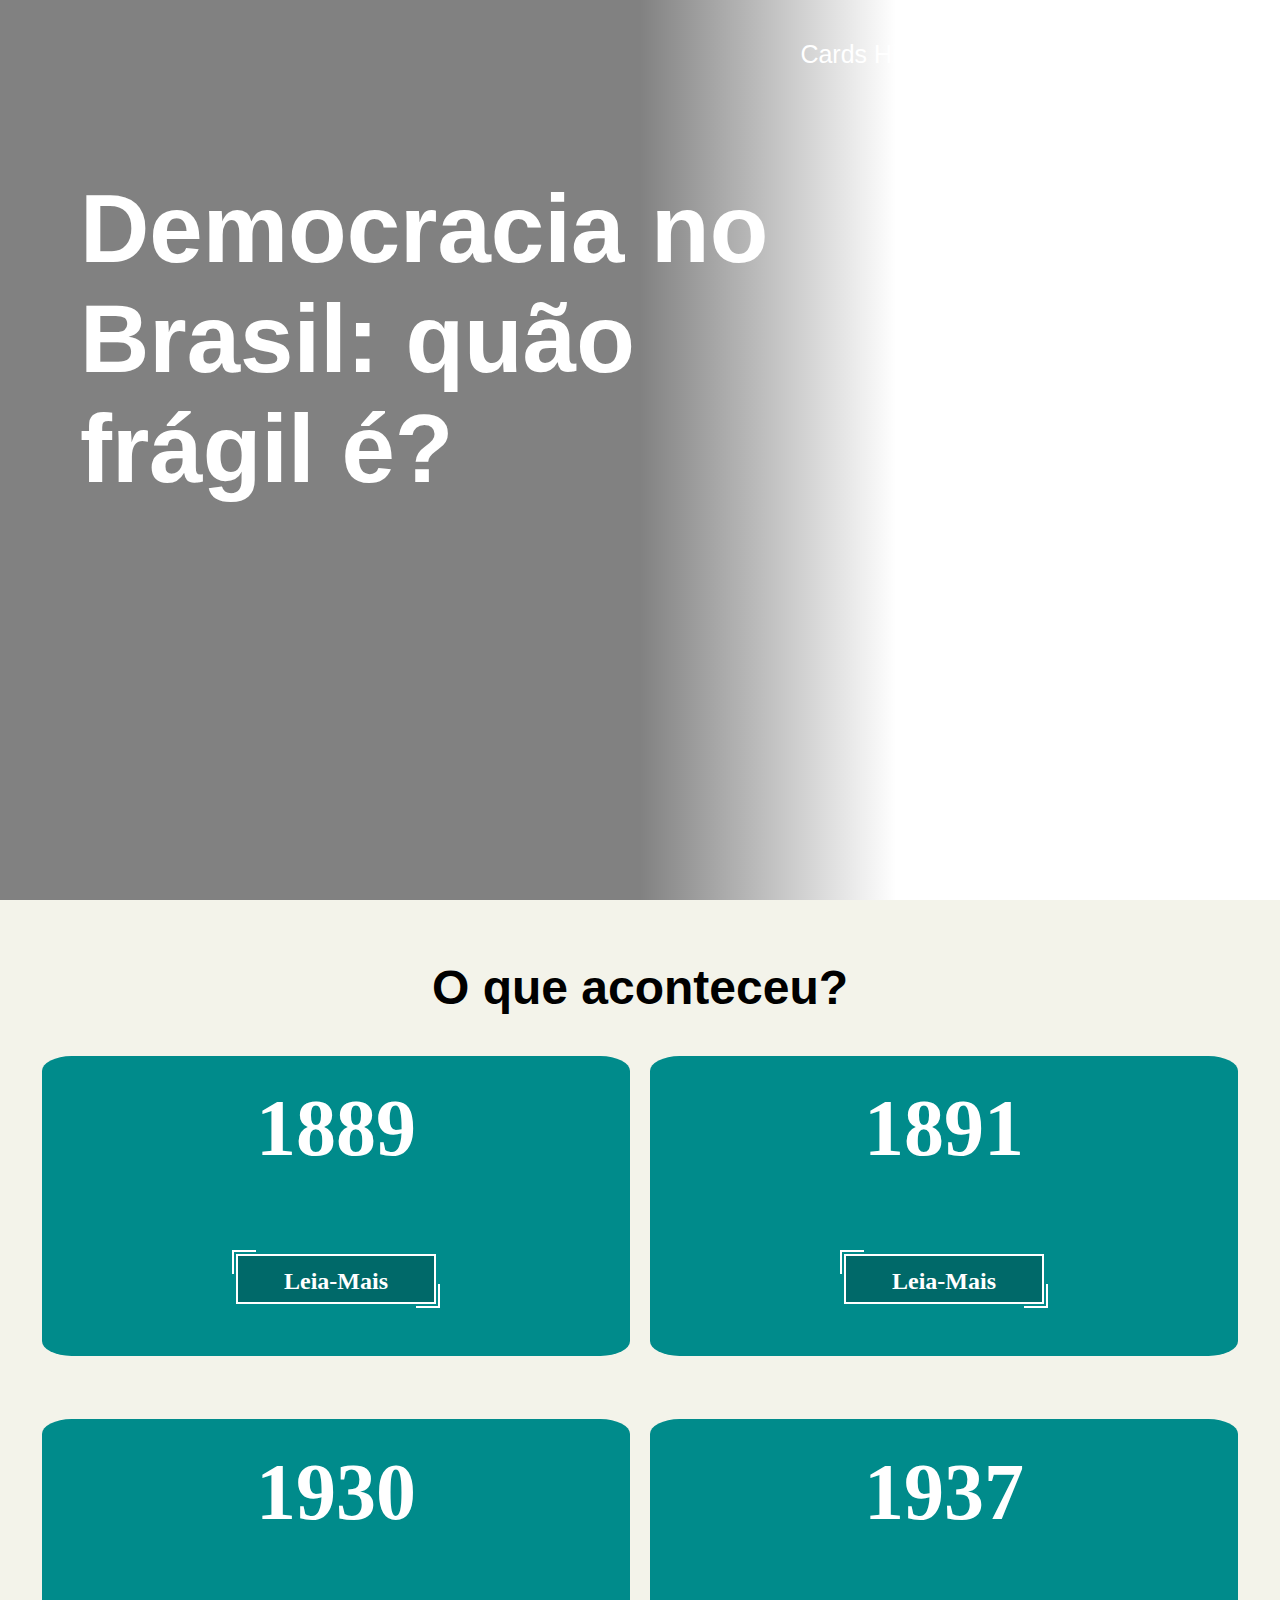
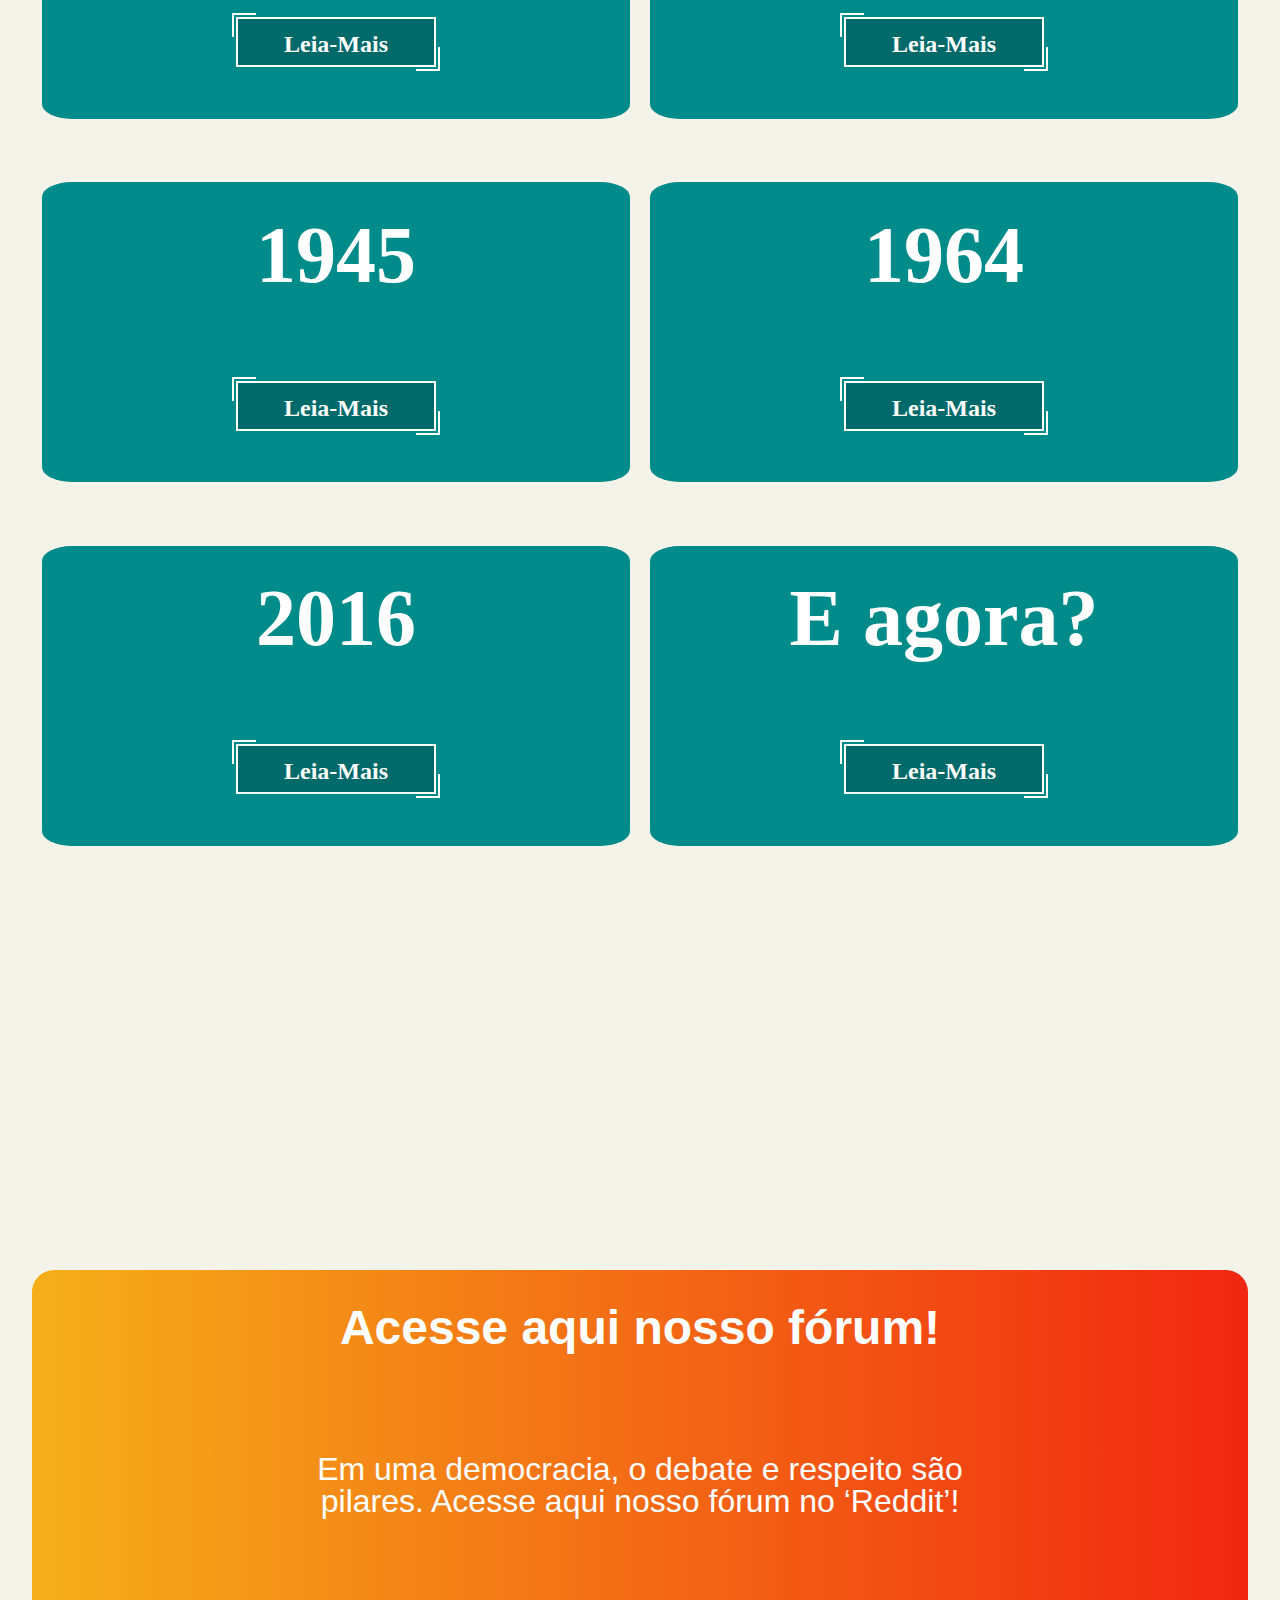
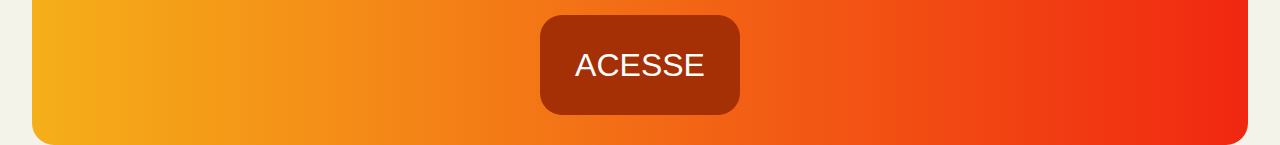
<file: index.html>
<!DOCTYPE html>
<html lang="pt-br">
<head>
  <!--
    EAE espertinho ta querendo ver o codigo do site né?.... vai lá 
  -->
  <!-- Google Tag Manager -->
<script>(function(w,d,s,l,i){w[l]=w[l]||[];w[l].push({'gtm.start':
  new Date().getTime(),event:'gtm.js'});var f=d.getElementsByTagName(s)[0],
  j=d.createElement(s),dl=l!='dataLayer'?'&l='+l:'';j.async=true;j.src=
  'https://www.googletagmanager.com/gtm.js?id='+i+dl;f.parentNode.insertBefore(j,f);
  })(window,document,'script','dataLayer','GTM-PBC22Z3');</script>
  <!-- End Google Tag Manager -->
  <!-- Global site tag (gtag.js) - Google Analytics -->
<script async src="https://www.googletagmanager.com/gtag/js?id=G-YS8NHYG1FN"></script>
<script>
  window.dataLayer = window.dataLayer || [];
  function gtag(){dataLayer.push(arguments);}
  gtag('js', new Date());

  gtag('config', 'G-YS8NHYG1FN');
</script>
  <meta name="description" content="Site com cards sobre a democracia brasileira">
  <meta name="keywords" content="Democracia, brasil, historia, Brasil, democracia">
  <meta charset="UTF-8">
  <meta http-equiv="X-UA-Compatible" content="IE=edge">
  <meta name="viewport" content="width=device-width, initial-scale=1.0">
  <title>Democracia Brasileira</title>
  <link rel="stylesheet" href="style.css">
  <link rel="shortcut icon" href="lei.png" type="image/x-icon">
</head>
<body>
  <!-- Google Tag Manager (noscript) -->
<noscript><iframe src="https://www.googletagmanager.com/ns.html?id=GTM-PBC22Z3"
  height="0" width="0" style="display:none;visibility:hidden"></iframe></noscript>
  <!-- End Google Tag Manager (noscript) -->
<div class="section" id='intro'>
  <nav>
    <ul>
      <li><a href="#card">Cards Historicos</a></li>
      <li><a href="#forum">Forum</a></li>
    </ul>
  </nav>
  <div class="main-title">
    <h1>Democracia no Brasil: quão frágil é?</h1>
  </div>
</div>
<div class="section" id="card">
  <h1 class="title">O que aconteceu?</h1>
  <div class="container">
    <div class="card" id="2">
      <h2>1889</h2>
      <p class="hidden-text" id="text2">
        Nem mesmo nossa república foi declarada, em maioria, por republicanos de fato. Donos de terras e cafeeiros dependentes da mão de obra escravagista se revoltam após a abolição de 1888 – um ano antes, note; e portanto, estariam dispostos a tirar a monarquia da família Bragança. O povo não foi sequer questionado, mas de contraponto, não reagiu. Sequer um tiro foi disparado, e o exilio da família real não foi violento.
      </p>
      <button id="btn2" onclick="aumentar(2)">Leia-Mais</button>
    </div>
    <div class="card" id="3">
      <h2>1891</h2>
      <p class="hidden-text" id="text3">
        Marechal Deodoro da Fonseca, então presidente declarado do Brasil república, fecha o congresso e declara Estado de Sítio. Isso, ocasionado pela crise econômica – o chamado encilhamento, que apenas reafirmou seu autoritarismo. Seu poder passa a ser visto como moderador. Floriano Peixoto, então vice-presidente, articula um contragolpe, e Deodoro da Fonseca renuncia o cargo no final de novembro do mesmo ano.
      </p>
      <button id="btn3" onclick="aumentar(3)">Leia-Mais</button>
    </div>
    <div class="card" id="4">
      <h2>1930</h2>
      <p class="hidden-text" id="text4">
        A Revolução de 1930 foi o movimento armado, liderado pelos estados de Minas Gerais, Paraíba e Rio Grande do Sul, que culminou com o golpe de Estado conhecido como Golpe de 1930, que depôs o presidente da República Washington Luís em 24 de outubro de 1930, impediu a posse do presidente eleito Júlio Prestes e pôs fim à República Velha.
      </p>
      <button  id="btn4" onclick="aumentar(4)">Leia-Mais</button>
    </div>
    <div class="card" id="5">
      <h2>1937</h2>
      <p class="hidden-text" id="text5">
        Nesse ano, Vargas dissolve o congresso e, para garantir sua permanência por mais um mandato, instituiu, então, o Estado Novo, anunciado em um pronunciamento em rede de rádio no qual lançou um Manifesto à nação, no qual dizia que o Estado Novo tinha como objetivo "reajustar o organismo político às necessidades econômicas do país". 
      </p>
      <button id="btn5" onclick="aumentar(5)">Leia-Mais</button>
    </div>
    <div class="card" id="6">
      <h2>1945</h2>
      <p class="hidden-text" id="text6">
        Vargas é deposto por um novo golpe das forças armadas organizado por Góis Monteiro, substituinte de Gaspar Dutra nas forças armadas. Com a derrota do nazifascismo na 2ª Guerra Mundial, sua imagem se encontra em desgaste, mesmo com crescente apoio. Em outubro de 1945, para evitar derramamento de sangue, é forçado a assinar a renúncia.
      </p>
      <button  id="btn6" onclick="aumentar(6)">Leia-Mais</button>
    </div>
    <div class="card" id="7">
      <h2>1964</h2>
      <p class="hidden-text" id="text7">
        A presidência foi declarada vaga pelo Congresso, mesmo com o presidente Jango dentro do país e contra tal ato. A pressão do acontecido foi totalmente militar e de influência da guerra fria,por parte norte-americana, em março de 64. Em 1º de abril, com um governo “provisório” que duraria mais de 20 anos, o congresso declara Castelo Branco como Chefe do Estado-Maior do Exército, presidente da nação. Aqui, se inicia a ditadura militar de 64, que perseguiu e censurou estudantes, opositores e libertários.
      </p>
      <button id="btn7" onclick="aumentar(7)">Leia-Mais</button>
    </div>
    <div class="card" id="8">
      <h2>2016</h2>
      <p class="hidden-text" id="text8">
        Eleita democraticamente em 2010, e reeleita em 2014, a ex-presidente Dilma Rousseff recebeu supostas acusações de pedaladas fiscais da Lava-Jato – operação da polícia federal sob a corrupção no país – mas que posteriormente seriam desmentidas. Nesse meio tempo, o pedido de impeachment é aceito pelo presidente da câmara dos deputados Eduardo Cunha, e em 2016, é deposta em meio as ilegalidades, afinal, comprovado que nenhum crime tenha sido cometido, o impeachment perde seu valor. 
      </p>
      <button id="btn8" onclick="aumentar(8)">Leia-Mais</button>
    </div>
    <div class="card" id="9">
      <h2>E agora?</h2>
      <p class="hidden-text" id="text9">
        E aqui, ficamos à mercê do destino e boa compreensão histórica, para que não se repita. Com as atuais declarações, torna-se notória o quão frágil, nova e ingênua a democracia brasileira é, e como sua construção ainda está em processo.
      </p>
      <button id="btn9" onclick="aumentar(9)">Leia-Mais</button>
    </div>
  </div>
</div>
<div class="section" id="forum">
      <div class="container-forum">
          <h1>Acesse aqui nosso fórum!</h1>
          <p>Em uma democracia, o debate e respeito são pilares. Acesse aqui nosso fórum no ‘Reddit’!</p>
          <div class="button-forum"><a href="https://www.reddit.com/r/DemocraciaBrasileira/" target="_blank">ACESSE</a></div>
      </div>
  </div>
</div>
<script>
  let widthOriginal = document.getElementById('2').offsetWidth;
  let heightOriginal = document.getElementById('2').offsetHeight;
  widthOriginal = widthOriginal + ''
  widthOriginal = widthOriginal + 'px';
  heightOriginal = heightOriginal + ''
  heightOriginal= heightOriginal + 'px';
function aumentar(id){
    console.log(widthOriginal, heightOriginal)
    console.log(typeof(widthOriginal))
    id = id + '';
    btn = 'btn'+ id;
    text = 'text' + id 
    text = text + ''
    text = document.getElementById(text)
    btn = document.getElementById(btn)
    item = document.getElementById(id);
    btn.innerHTML ='Recolher';
    if(item.style.height == '600px'){
    text.style.display = 'none'
    document.location.reload(true);
    }else{
    document.getElementById('forum').style.marginTop = "400px";
    text.style.display = 'block'
    item.style.width= '900px';
    item.style.height ='600px';
    }
  }
</script>
</body>
</html>
</file>
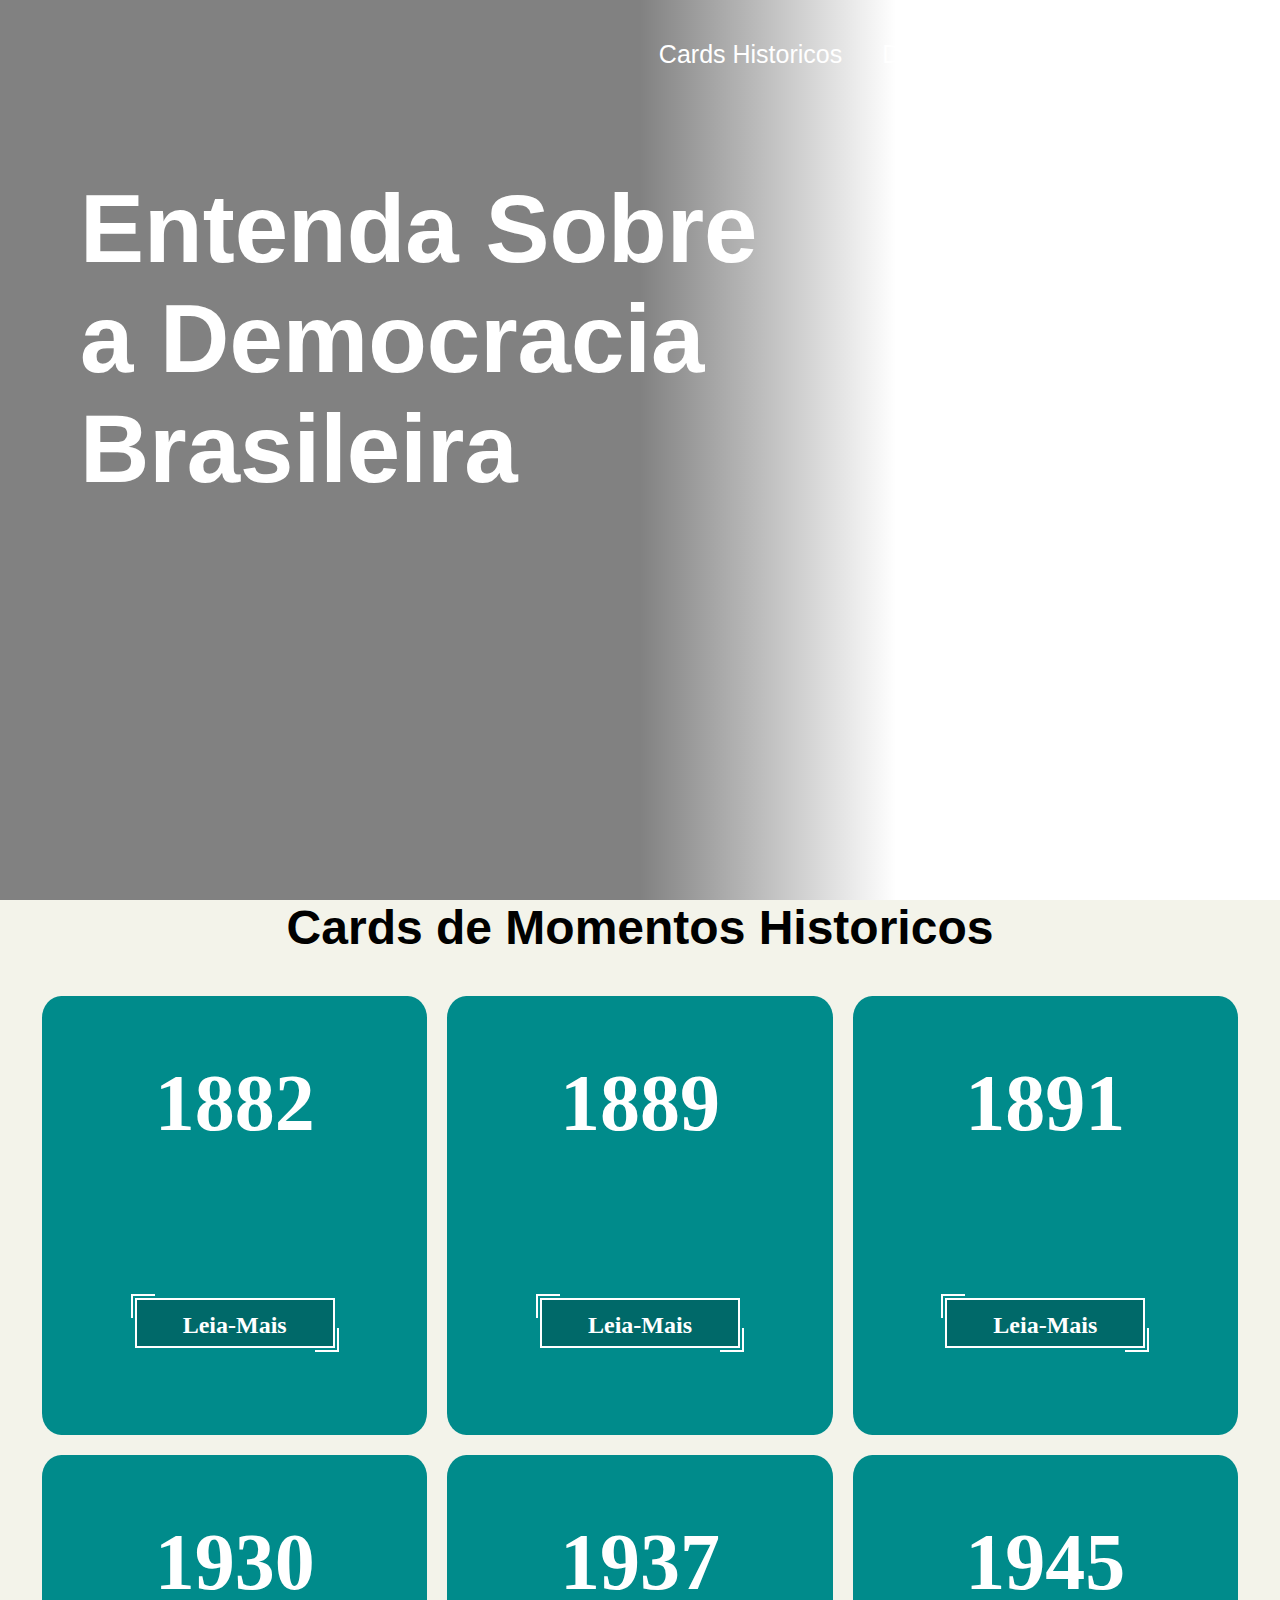
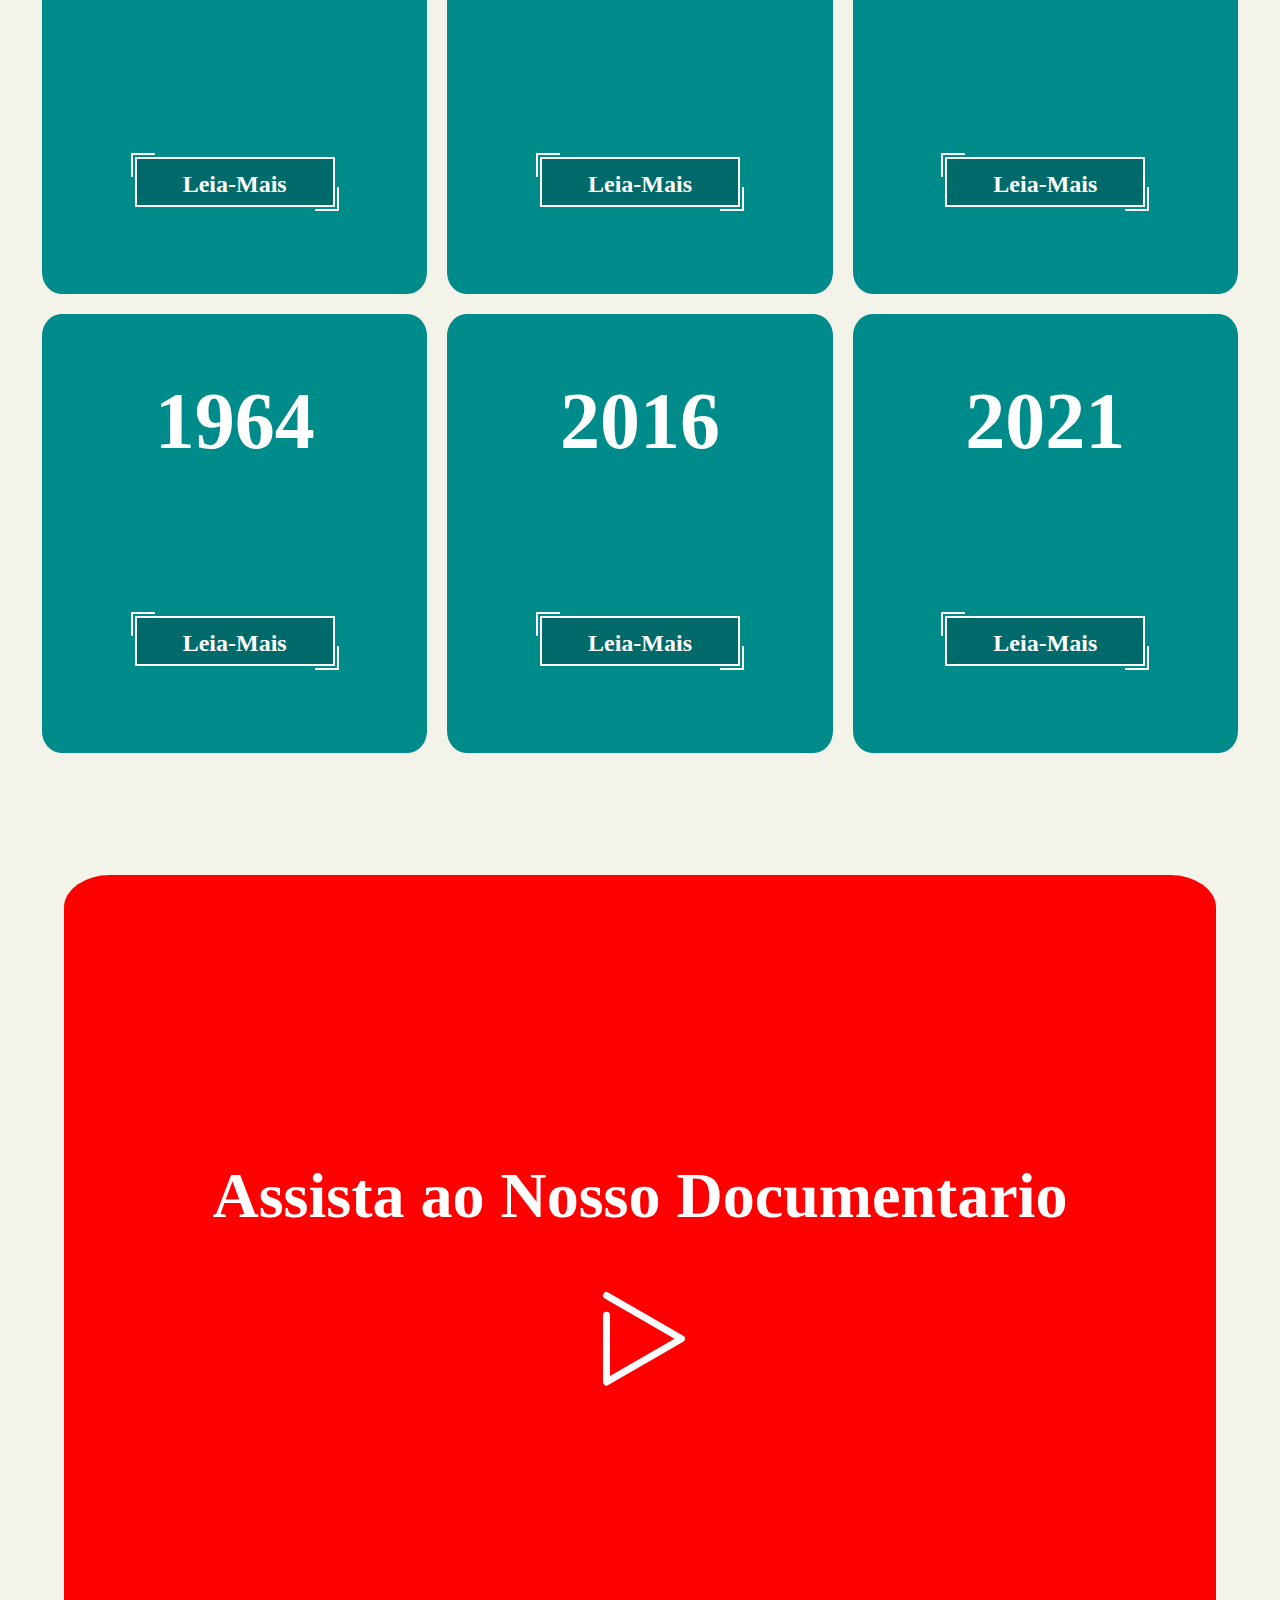
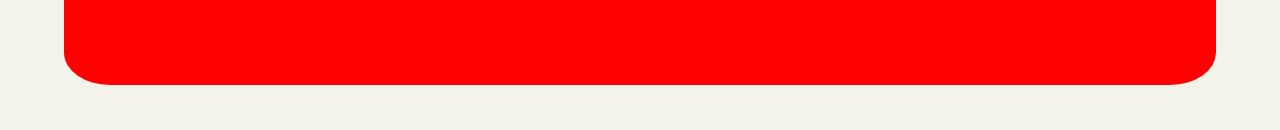
<file: New-democracia/index.html>
<!DOCTYPE html>
<html lang="en">

<head>
  <meta charset="UTF-8">
  <meta http-equiv="X-UA-Compatible" content="IE=edge">
  <meta name="viewport" content="width=device-width, initial-scale=1.0">
  <title>Document</title>
  <link rel="stylesheet" href="style.css">
</head>

<div class="section">
  <nav>
    <ul>
      <li><a href="#card">Cards Historicos</a></li>
      <li><a href="#documentario">Documentario</a></li>
      <li><a href="">Sobre Nos</a></li>
    </ul>
  </nav>
  <div class="main-title">
    <h1>Entenda Sobre a Democracia Brasileira</h1>
  </div>
</div>
<div class="section" id="card">
  <h1 class="title">Cards de Momentos Historicos</h1>
  <div class="container">
    <div class="card" id="1">
      <h2>1882</h2>
      <p class="hidden-text" id="text1">
        – Em um contexto histórico, é aqui que o Brasil vira Brasil de fato. Com a permanência de Pedro I aqui, o povo português começa a cobrar que voltássemos a posição de colônia, e não Reino de Portugal, Brasil e Algarves. Nisso, Maria Leopoldina, imperatriz brasileira, e José Bonifácio, conselheiro da corte, elaboram um contra-golpe às imposições portuguesas. E, em 7 de setembro de 1822, pela voz de Dom Pedro I, o Brasil se declara independente de Portugal – pela mão de portugueses. 
      </p>
      <button id="btn1" onclick="aumentar(1)">Leia-Mais</button>
    </div>
    <div class="card" id="2">
      <h2>1889</h2>
      <p class="hidden-text" id="text2">
        É muito engraçado se analisar o golpe da republica no Brasil; um ano antes, em 13 de maio de 1888, é assinada a lei áurea, que em meio as legalidades, acabaria com a escravidão. Donos de terras e cafeeiros dependentes dessa mão de obra se revoltam e formam os “Republicanos de 14 de maio”; foi-se tirado o poder escravagista deles, portanto, eles estariam dispostos a tirar a monarquia da família Bragança. Nisso, junta-se os poderes militares e da marinha, e articulam todo um plano de tomada de poder. O povo não foi questionado, mas também não reagiu. Sequer um tiro foi disparado, e o exilio da família real foi amigável. 
      </p>
      <button id="btn2" onclick="aumentar(2)">Leia-Mais</button>
    </div>
    <div class="card" id="3">
      <h2>1891</h2>
      <p class="hidden-text" id="text3">
         Marechal Deodoro da Fonseca, então presidente declarado do Brasil republica, fecha o congresso e declara Estado de Sítio. Isso tudo, ocasionado pela crise econômica – encilhamento, mas o que apenas reafirmou seu autoritarismo e seu poder passa a ser visto como moderador. Seu vice, Floriano Peixoto, articula um contra-golpe, e Deodoro da Fonseca renuncia o cargo no final de novembro do mesmo ano. 
      </p>
      <button id="btn3" onclick="aumentar(3)">Leia-Mais</button>
    </div>
    <div class="card" id="4">
      <h2>1930</h2>
      <p class="hidden-text" id="text4">
        Após uma primeira república marcada pela oligarquia cafeeira, paulista e mineira, um mês antes do novo oligárquico tomar a posse da presidência, Washington Luís (presidente do período) é deposto, e sob alegações de fraude nas eleições, Júlio Prestes não assumiria o poder executivo da federação. Quem assume é Getúlio Vargas, o candidato opositor a Prestes. Esse momento ficou conhecido como Revolução de 30.
      </p>
      <button  id="btn4" onclick="aumentar(4)">Leia-Mais</button>
    </div>
    <div class="card" id="5">
      <h2>1937</h2>
      <p class="hidden-text" id="text5">
        Nesse ano, Vargas dissolve o congresso e, para garantir sua permanência por mais um mandato, instituiu, então, o Estado Novo, anunciado em um pronunciamento em rede de rádio no qual lançou um Manifesto à nação, no qual dizia que o Estado Novo tinha como objetivo "reajustar o organismo político às necessidades econômicas do país". 
      </p>
      <button id="btn5" onclick="aumentar(5)">Leia-Mais</button>
    </div>
    <div class="card" id="6">
      <h2>1945</h2>
      <p class="hidden-text" id="text6">
        – Nesse ano, Vargas é deposto por um novo golpe das forças armadas organizado por Góis Monteiro, substituinte de Gaspar Dutra nas forças armadas. E, com a derrota do nazifascismo na 2º Guerra, sai imagem estaria bastante desgastada, mesmo com crescente apoio. Em outubro de 1945, para evitar derramamento de sangue, é forçado a assinar a renúncia. 
      </p>
      <button  id="btn6" onclick="aumentar(6)">Leia-Mais</button>
    </div>
    <div class="card" id="7">
      <h2>1964</h2>
      <p class="hidden-text" id="text7">
        A presidência foi declarada vaga pelo Congresso, mesmo com Jango dentro do país. A pressão para tal ato foi totalmente militar, em março desse ano. Em 11 de abril, como um governo provisório que duraria mais de 20 anos, o congresso declara Castelo Branco, Chefe do Estado-Maior do Exército, presidente da nação. Aqui, se inicia a ditadura militar de 64, que perseguiu estudantes, apoiadores de Jango, e militantes contra o regime. 
      </p>
      <button id="btn7" onclick="aumentar(7)">Leia-Mais</button>
    </div>
    <div class="card" id="8">
      <h2>2016</h2>
      <p class="hidden-text" id="text8">
        Eleita democraticamente em 2010, e reeleita em 2014, a ex-presidente Dilma Rousseff recebeu supostas acusações de pedaladas fiscais da Lava-Jato – operação da polícia federal sob a corrupção no país – mas que posteriormente seriam desmentidas. Nesse meio tempo, o pedido de impeachment é aceito pelo presidente da câmara dos deputados Eduardo Cunha, e em 2016, é deposta em meio as ilegalidades, afinal, comprovado que nenhum crime tenha sido cometido, o impeachment perde seu valor. 
      </p>
      <button id="btn8" onclick="aumentar(8)">Leia-Mais</button>
    </div>
    <div class="card" id="9">
      <h2>2021</h2>
      <p class="hidden-text" id="text9">
        E só ao destino dos resta piedade. Com as declarações feitas pelo atual presidente da república, Jair Bolsonaro, os atentados à democracia disfarçados de opiniões, como ameaças de não-eleições caso não se mude o sistema eleitoral, ou as ameaças da dissolução do STF,  não nos resta dúvida de que a democracia brasileira é nova, ingênua, e quebradiça. 1
      </p>
      <button id="btn9" onclick="aumentar(9)">Leia-Mais</button>
    </div>
  </div>
</div>
<div class="section" id="documentario">
  <div class="container-video">
    <h1>Assista ao Nosso Documentario
      <br>
      <a href="#" class="playBut __web-inspector-hide-shortcut__">
        <!-- Generator: Adobe Illustrator 19.0.0, SVG Export Plug-In  -->
        <svg version="1.1" xmlns="http://www.w3.org/2000/svg" xmlns:xlink="http://www.w3.org/1999/xlink"
          xmlns:a="http://ns.adobe.com/AdobeSVGViewerExtensions/3.0/" x="0px" y="0px" width="213.7px" height="213.7px"
          viewBox="0 0 213.7 213.7" enable-background="new 0 0 213.7 213.7" xml:space="preserve">

          <polygon class="triangle" id="XMLID_18_" fill="none" stroke-width="7" stroke-linecap="round"
            stroke-linejoin="round" stroke-miterlimit="10" points="
          73.5,62.5 148.5,105.8 73.5,149.1 "></polygon>

          <circle class="circle" id="XMLID_17_" fill="none" stroke-width="7" stroke-linecap="round"
            stroke-linejoin="round" stroke-miterlimit="10" cx="106.8" cy="106.8" r="103.3"></circle>
        </svg>
      </a>

    </h1>

  </div>
</div>
<script>
let widthOriginal = document.getElementById('1').offsetWidth;
let heightOriginal = document.getElementById('1').offsetHeight;
widthOriginal = widthOriginal + ''
widthOriginal = widthOriginal + 'px';
heightOriginal = heightOriginal + ''
heightOriginal= heightOriginal + 'px';
function aumentar(id){
    console.log(widthOriginal, heightOriginal)
    console.log(typeof(widthOriginal))
    id = id + '';
    btn = 'btn'+ id;
    text = 'text' + id 
    text = text + ''
    text = document.getElementById(text)
    btn = document.getElementById(btn)
    item = document.getElementById(id);
    btn.innerHTML ='Recolher';
    if(item.style.height == '600px'){
    item.style.width=  widthOriginal;
    item.style.height = heightOriginal;
    text.style.display = 'none'
    document.location.reload(true);
    }else{
    text.style.display = 'block'
    item.style.width= '900px';
    item.style.height ='600px';
    }
  }
</script>
</body>
</html>
</file>
<file: style.css>
* {
	padding: 0;
	margin: 0;
}

html {
	height: 1422px;
	scroll-behavior: smooth;
	background-color: rgb(243, 243, 234);
}
body{
	height: 1422px;
	background-color: rgb(243, 243, 234);
}

::selection {
	color: rgb(44, 44, 44);
	background: rgb(219, 219, 219);
  }
#intro {
	width: 100%;
	height: 100vh;
	background-image: linear-gradient(to left, transparent 30%, rgba(0, 0, 0, 0.493) 50%), url(https://upload.wikimedia.org/wikipedia/commons/thumb/c/cf/Catedral1_Rodrigo_Marfan.jpg/1280px-Catedral1_Rodrigo_Marfan.jpg);
	background-repeat: no-repeat;
	background-size: cover;
}

#card {
	background-color: rgb(243, 243, 234);
	height: 170vh;
}

#forum {
	background-color: rgb(243, 243, 234);
	height: 500px;
	padding-top: 100px;
	margin-bottom: 100px;
}


/* width */

::-webkit-scrollbar {
	width: 10px;
}

/* Track */

::-webkit-scrollbar-track {
	background: #f1f1f1;
}

/* Handle */

::-webkit-scrollbar-thumb {
	background: #000000;
}

/* Handle on hover */

::-webkit-scrollbar-thumb:hover {
	background: #242424;
}

body {
	overflow-x: hidden;
	background-color: #fff;
}

nav {
	position: relative;
	top: 20px;
	width: 95%;
}

a {
	color: inherit;
	/* blue colors for links too */
	text-decoration: inherit;
	/* no underline */
	transition: all .5s;
}

h1 {
	padding: 0;
	margin: 0;
}

ul {
	display: flex;
	justify-content: flex-end;
	list-style-type: none;
	margin: 0;
	padding: 0;
}

li {
	font-size: 25px;
	font-family: 'Segoe UI', Tahoma, Geneva, Verdana, sans-serif;
	padding: 20px;
	color: #fff;
	margin-right: 50px;
}

li::after {
	display: block;
	content: '';
	width: 0%;
	position: relative;
	top: -3px;
	height: 5px;
	background-color: rgb(243, 243, 234);
	transition: .5s ease-in-out;
}

li:hover::after {
	width: 100%;
}

.main-title, .container-forum h1 {
	position: relative;
	top: 100px;
	left: 80px;
	text-align: left;
	font-family: 'Segoe UI', Tahoma, Geneva, Verdana, sans-serif;
	max-width: 750px;
	color: #fff;
	font-size: 3rem;
}

.container-forum h1 {
	max-width: 100%;
	top: 30px;
	-webkit-user-select: none;
	-ms-user-select: none;
	user-select: none;
	left: 0;
	text-align: center;
}

.container-forum p {
	color: #fff;
	-webkit-user-select: none;
	-ms-user-select: none;
	user-select: none;
	text-align: center;
	font-size: 2rem;
	max-width: 700px;
	line-height: 1;
	font-family: 'Segoe UI', Tahoma, Geneva, Verdana, sans-serif;
}

.button-forum {
	transition: .5s all ease;
	-webkit-border-radius: 22px;
	-moz-border-radius: 22px;
	border-radius: 22px;
	background-color: #a53006;
	color: #fff;
	width: 200px;
	height: 100px;
	display: flex;
	box-shadow: none;
	align-items: center;
	justify-content: center;
	position: relative;
	bottom: 30px;
}

.button-forum:hover {
	box-shadow: rgba(0, 0, 0, 0.19) 0px 10px 20px, rgba(0, 0, 0, 0.23) 0px 6px 6px;
}

.button-forum a {
	-ms-user-select: none;
	-webkit-user-select: none;
	user-select: none;	
	font-family: 'Segoe UI', Tahoma, Geneva, Verdana, sans-serif;
	font-size: 2rem;
	line-height: 2;
}

.title {
	background-color: rgb(243, 243, 234);
	padding-top: 60px;
	text-align: center;
	font-family: 'Segoe UI', Tahoma, Geneva, Verdana, sans-serif;
	color: #000;
	font-size: 3rem;
}

.container, .container-forum {
	display: grid;
	-ms-grid-column: repeat(2,1fr);
	grid-template-columns: repeat(2, 1fr);
	position: relative;
	top: 2%;
	margin: 0 auto;
	width: 95%;
	height: 95%;
}

.container-forum {
	position: relative;
	top: 340px;
	width: 95%;
	-webkit-border-radius: 22px;
	-moz-border-radius: 22px;
	border-radius: 22px;
	background: #f12711;
	/* fallback for old browsers */
	background: -webkit-linear-gradient(to right, #f5af19, #f12711);
	/* Chrome 10-25, Safari 5.1-6 */
	background: linear-gradient(to right, #f5af19, #f12711);
	/* W3C, IE 10+/ Edge, Firefox 16+, Chrome 26+, Opera 12+, Safari 7+ */
	display: flex;
	flex-direction: column;
	justify-content: space-between;
	align-items: center;
}


.card:nth-child(1) {
	background-position: center;
	background-size: 120%;
	background-image: linear-gradient(to left, transparent 30%, rgba(0, 0, 0, 0.493) 90%), url(https://www.infoescola.com/wp-content/uploads/2009/07/proclamacao-da-republica.jpg);
}

.card:nth-child(2) {
	background-size: 150%;
	background-position: center;
	background-image: linear-gradient(to left, transparent 30%, rgba(0, 0, 0, 0.493) 100%), url(https://upload.wikimedia.org/wikipedia/commons/thumb/c/c5/Constitui%C3%A7%C3%A3o_da_Rep%C3%BAblica_dos_Estados_Unidos_do_Brasil_de_1891_p._00_%28capa%29.jpg/800px-Constitui%C3%A7%C3%A3o_da_Rep%C3%BAblica_dos_Estados_Unidos_do_Brasil_de_1891_p._00_%28capa%29.jpg);
}

.card:nth-child(3) {
	background-size: cover;
	background-position: right 70% top 20%;
	background-image: linear-gradient(to left, transparent 30%, rgba(0, 0, 0, 0.493) 100%), url(https://upload.wikimedia.org/wikipedia/commons/thumb/5/50/Getulio_Vargas_%281930%29.jpg/800px-Getulio_Vargas_%281930%29.jpg);
}

.card:nth-child(4) {
	background-size: cover;
	background-position: center;
	background-image: linear-gradient(to left, transparent 30%, rgba(0, 0, 0, 0.493) 100%), url(https://ogimg.infoglobo.com.br/in/22490986-692-bf5/FT1500A/690/getuliodois.jpg);
}

.card:nth-child(5) {
	background-size: cover;
	background-position: center;
	background-image: linear-gradient(to left, transparent 30%, rgba(0, 0, 0, 0.986) 100%), url(https://bdmgcultural.mg.gov.br/wp/wp-content/uploads/2020/12/bdmg-cultural-capa-1-3-1920x720.jpg);
}

.card:nth-child(6) {
	background-size: cover;
	background-position: center;
	background-image: linear-gradient(to left, transparent 30%, rgba(0, 0, 0, 0.466) 100%), url(https://s2.glbimg.com/uAtf065wsh16bbSuyXDMAH_Lk8A=/645x388/i.glbimg.com/og/ig/infoglobo1/f/original/2019/03/29/33077018_rio_de_janeiro_rj_01-04-1964_-_revolucoes_-_brasil_-_revolucao_de_31_de_marco_de_1964_g.jpg);
}

.card:nth-child(7) {
	background-size: cover;
	background-position: center;
	background-image: linear-gradient(to left, transparent 30%, rgba(0, 0, 0, 0.61) 100%), url(https://www12.senado.leg.br/noticias/materias/2016/12/28/impeachment-de-dilma-rousseff-marca-ano-de-2016-no-congresso-e-no-brasil/impeachment_dilma_01___20160829_03439mo.jpg/@@images/image/imagem_materia);
}

.card:nth-child(8) {
	background-size: cover;
	background-position: right;
	background-image: linear-gradient(to left, transparent 30%, rgb(0, 0, 0) 60%), url(https://exame.com/wp-content/uploads/2020/07/brasil_coronavirus_bloomberg-1.jpg);
}

.card {
	transition: .5s all ease-in-out;
	background-attachment: fixed;
	background-repeat: no-repeat;
	background-size: 130%;
	display: flex;
	flex-direction: column;
	align-items: center;
	justify-content: space-around;
	margin: 10px;
	background-color: darkcyan;
	border-radius: 5%;
	height: 300px ;
}

.card h2 {
	font-size: 5rem;
	color: #fff;
}

@import 'https://fonts.googleapis.com/css?family=Comfortaa:300,400,700&subset=cyrillic,cyrillic-ext,latin-ext';
button {
	cursor: pointer;
	font-size: 1.5rem;
	color: #fff;
	background: #0000003d;
	border-width: 2px;
	border-style: solid;
	border-color: #fff;
	position: relative;
	margin: 1em;
	display: inline-block;
	padding: 0.5em 1em;
	transition: all 0.3s ease-in-out;
	text-align: center;
	font-family: comfortaa;
	font-weight: bold;
	width: 200px;
	height: 50px;
}

button:before, button:after {
	content: '';
	display: block;
	position: absolute;
	border-color: #fff;
	box-sizing: border-box;
	border-style: solid;
	width: 1em;
	height: 1em;
	transition: all 0.3s ease-in-out
}

button:before {
	top: -6px;
	left: -6px;
	border-width: 2px 0 0 2px;
	z-index: 5;
}

button:after {
	bottom: -6px;
	right: -6px;
	border-width: 0 2px 2px 0;
}

button:hover:before, button:hover:after {
	width: calc(100% + 12px);
	height: calc(100% + 12px);
	border-color: #fff
}

button:hover {
	color: #353535;
	background-color: #fff;
	border-color: #fff
}

.hidden-text {
	color: #fff;
	max-width: 700px;
	font-size: 1.5rem;
	display: none;
}

/*MEDIA QUERIE*/
@media (min-width: 1600px) {
	.container-forum{
		top: 100px;
	}
}
@media (min-width: 1400px) and (max-width: 1599px){
	.container-forum{
		top: 300px;
	}
}
@media (max-width: 700px) {
	body {
		overflow-x: hidden;
	}
	#card {
		height: auto;
	}
	.title {
		padding-top: 40px;
	}
	li {
		font-size: 20px;
	}
	.main-title {
		top: 90px;
		left: 50px;
		font-size: 2rem;
		max-width: 350px;
		padding: 0;
		overflow-x: hidden;
	}
	.container {
		display: block;
	}
	.container-forum h1 {
		user-select: none;
		font-size: 2.1rem;
	}
	.container-forum p {
		user-select: none;
		font-size: 1.5rem;
	}
	.card:nth-child(1) {
		background: cover bottom;
		background-image: linear-gradient(to left, transparent 30%, rgba(0, 0, 0, 0.493) 90%), url(https://upload.wikimedia.org/wikipedia/commons/thumb/7/7e/Pedro_Am%C3%A9rico_-_Independ%C3%AAncia_ou_Morte_-_Google_Art_Project.jpg/1920px-Pedro_Am%C3%A9rico_-_Independ%C3%AAncia_ou_Morte_-_Google_Art_Project.jpg);
	}
	.card:nth-child(2) {
		background-position: center;
		background-size: cover;
		background-image: linear-gradient(to left, transparent 30%, rgba(0, 0, 0, 0.493) 90%), url(https://www.infoescola.com/wp-content/uploads/2009/07/proclamacao-da-republica.jpg);
	}
	.card:nth-child(9) {
		background-size: cover;
		background-position: right;
		background-image: linear-gradient(to left, transparent 30%, rgb(0, 0, 0) 90%), url(https://diariodocomercio.com.br/wp-content/uploads/2021/04/bolsonaro-orcamento-2021-2304.jpg);
	}
		
	.container-forum {
		top: 10px;
		justify-content: space-around;
	}

}
</file>
<file: New-democracia/style.css>
* {
	padding: 0;
	margin: 0;
}

html {
	scroll-behavior: smooth;
}

/* width */

::-webkit-scrollbar {
	width: 10px;
}

/* Track */

::-webkit-scrollbar-track {
	background: #f1f1f1;
}

/* Handle */

::-webkit-scrollbar-thumb {
	background: #000000;
}

/* Handle on hover */

::-webkit-scrollbar-thumb:hover {
	background: #242424;
}

body {
	overflow-x: hidden;
	background-color: #fff;
}

nav {
	position: relative;
	top: 20px;
	width: 95%;
}

a {
	color: inherit;
	/* blue colors for links too */
	text-decoration: inherit;
	/* no underline */
	transition: all .5s;
}

h1 {
	padding: 0;
	margin: 0;
}

ul {
	display: flex;
	justify-content: flex-end;
	list-style-type: none;
	margin: 0;
	padding: 0;
}

li {
	font-size: 25px;
	font-family: 'Segoe UI', Tahoma, Geneva, Verdana, sans-serif;
	padding: 20px;
	color: #fff;
}

li::after {
	display: block;
	content: '';
	width: 0%;
	position: relative;
	top: -3px;
	height: 5px;
	background-color: rgba(0, 60, 255, 1);
	transition: .5s ease-in-out;
}

li:hover::after {
	width: 100%;
}

.section:nth-child(1) {
	width: 100%;
	height: 100vh;
	background-image: linear-gradient(to left, transparent 30%, rgba(0, 0, 0, 0.493) 50%), url(https://upload.wikimedia.org/wikipedia/commons/thumb/c/cf/Catedral1_Rodrigo_Marfan.jpg/1280px-Catedral1_Rodrigo_Marfan.jpg);
	background-repeat: no-repeat;
	background-size: cover;
}

.section:nth-child(2) {
	background-color: rgb(243, 243, 234);
	height: 170vh;
}

.section:nth-child(3) {
	background-color: rgb(243, 243, 234);
	height: 100vh;
}

.main-title {
	position: relative;
	top: 100px;
	left: 80px;
	text-align: left;
	font-family: 'Segoe UI', Tahoma, Geneva, Verdana, sans-serif;
	max-width: 750px;
	color: #fff;
	font-size: 3rem;
}

.title {
	text-align: center;
	font-family: 'Segoe UI', Tahoma, Geneva, Verdana, sans-serif;
	color: #000;
	font-size: 3rem;
}

.container {
	display: grid;
	position: relative;
	top: 2%;
	margin: 0 auto;
	width: 95%;
	height: 90%;
	grid-template-columns: repeat(3, 1fr);
}
.container-video{
	position: relative;
	top: 5%;
	border-radius: 4%;
	margin: 0 auto;
	width: 90%;
	height: 90%;
	background-color: red;
}
.container-video h1{
	font-family: 'Times New Roman', Times, serif;
	color: #fff;
	font-size: 4rem;
	position: relative;
	top: 35%;
	text-align: center;
}
.card:nth-child(1){
	background-image:linear-gradient(to left, transparent 30%, rgba(0, 0, 0, 0.493) 90%), url(https://upload.wikimedia.org/wikipedia/commons/thumb/7/7e/Pedro_Am%C3%A9rico_-_Independ%C3%AAncia_ou_Morte_-_Google_Art_Project.jpg/1920px-Pedro_Am%C3%A9rico_-_Independ%C3%AAncia_ou_Morte_-_Google_Art_Project.jpg); 
}
.card:nth-child(2){
	background-position: center;
	background-image:linear-gradient(to left, transparent 30%, rgba(0, 0, 0, 0.493) 90%), url(https://www.infoescola.com/wp-content/uploads/2009/07/proclamacao-da-republica.jpg); 
}
.card:nth-child(3){
	background-size: cover;
	background-position: center;
	background-image:linear-gradient(to left, transparent 30%, rgba(0, 0, 0, 0.493) 100%), url(https://upload.wikimedia.org/wikipedia/commons/thumb/c/c5/Constitui%C3%A7%C3%A3o_da_Rep%C3%BAblica_dos_Estados_Unidos_do_Brasil_de_1891_p._00_%28capa%29.jpg/800px-Constitui%C3%A7%C3%A3o_da_Rep%C3%BAblica_dos_Estados_Unidos_do_Brasil_de_1891_p._00_%28capa%29.jpg);
}
.card:nth-child(4){
	background-size: cover;
	background-position: right 70% top 20%;
	background-image:linear-gradient(to left, transparent 30%, rgba(0, 0, 0, 0.493) 100%), url(https://upload.wikimedia.org/wikipedia/commons/thumb/5/50/Getulio_Vargas_%281930%29.jpg/800px-Getulio_Vargas_%281930%29.jpg);
}
.card:nth-child(5){
	background-size: cover;
	background-position: center;
	background-image:linear-gradient(to left, transparent 30%, rgba(0, 0, 0, 0.493) 100%), url(https://ogimg.infoglobo.com.br/in/22490986-692-bf5/FT1500A/690/getuliodois.jpg);
}
.card:nth-child(6){
	background-size: 150%;
	background-position: center;
	background-image:linear-gradient(to left, transparent 30%, rgba(0, 0, 0, 0.986) 100%), url(https://bdmgcultural.mg.gov.br/wp/wp-content/uploads/2020/12/bdmg-cultural-capa-1-3-1920x720.jpg);
}
.card:nth-child(7){
	background-size: cover;
	background-position: center;
	background-image:linear-gradient(to left, transparent 30%, rgba(0, 0, 0, 0.466) 100%), url(https://s2.glbimg.com/uAtf065wsh16bbSuyXDMAH_Lk8A=/645x388/i.glbimg.com/og/ig/infoglobo1/f/original/2019/03/29/33077018_rio_de_janeiro_rj_01-04-1964_-_revolucoes_-_brasil_-_revolucao_de_31_de_marco_de_1964_g.jpg);
}
.card:nth-child(8){
	background-size: contain;
	background-position: center;
	background-image:linear-gradient(to left, transparent 30%, rgba(0, 0, 0, 0.61) 100%), url(https://www12.senado.leg.br/noticias/materias/2016/12/28/impeachment-de-dilma-rousseff-marca-ano-de-2016-no-congresso-e-no-brasil/impeachment_dilma_01___20160829_03439mo.jpg/@@images/image/imagem_materia);
}
.card:nth-child(9){
	background-size: contain;
	background-position: right;
	background-image:linear-gradient(to left, transparent 30%, rgb(0, 0, 0) 60%), url(https://diariodocomercio.com.br/wp-content/uploads/2021/04/bolsonaro-orcamento-2021-2304.jpg);
}
.card{
	transition: .5s all ease-in-out;
	background-attachment: fixed;
	background-repeat: no-repeat;
	background-size: 130%;
	display: flex;
	flex-direction: column;
	align-items: center;
	justify-content: space-around;
	margin: 10px;
	background-color: darkcyan;
	border-radius: 5%;
}

.card h2 {
	font-size: 5rem;
	color: #fff;
}

@import 'https://fonts.googleapis.com/css?family=Comfortaa:300,400,700&subset=cyrillic,cyrillic-ext,latin-ext';
button {
	cursor: pointer;
	font-size: 1.5rem;
	color: #fff;
	background: #0000003d;
	border-width: 2px;
	border-style: solid;
	border-color: #fff;
	position: relative;
	margin: 1em;
	display: inline-block;
	padding: 0.5em 1em;
	transition: all 0.3s ease-in-out;
	text-align: center;
	font-family: comfortaa;
	font-weight: bold;
	width: 200px;
	height: 50px;
}

button:before, button:after {
	content: '';
	display: block;
	position: absolute;
	border-color: #fff;
	box-sizing: border-box;
	border-style: solid;
	width: 1em;
	height: 1em;
	transition: all 0.3s ease-in-out
}

button:before {
	top: -6px;
	left: -6px;
	border-width: 2px 0 0 2px;
	z-index: 5;
}

button:after {
	bottom: -6px;
	right: -6px;
	border-width: 0 2px 2px 0;
}

button:hover:before, button:hover:after {
	width: calc(100% + 12px);
	height: calc(100% + 12px);
	border-color: #fff
}

button:hover {
	color: #353535;
	background-color: #fff;
	border-color: #fff
}
.playBut {
	 display: inline-block;
	 -webkit-transition: all 0.5s ease;
 }
 .playBut .triangle {
	 -webkit-transition: all 0.7s ease-in-out;
	 stroke-dasharray: 240;
	 stroke-dashoffset: 480;
	 stroke: #fff;
	 transform: translateY(0);
 }
 .playBut:hover .triangle {
	 stroke-dashoffset: 0;
	 opacity: 1;
	 stroke: #fff;
	 animation: nudge 0.7s ease-in-out;
 }
 @keyframes nudge {
	 0% {
		 transform: translateX(0);
	}
	 30% {
		 transform: translateX(-5px);
	}
	 50% {
		 transform: translateX(5px);
	}
	 70% {
		 transform: translateX(-2px);
	}
	 100% {
		 transform: translateX(0);
	}
 }
 .playBut:hover .circle {
	 stroke-dashoffset: 0;
	 opacity: 1;
 }
 .hidden-text{
	 color: #fff;
	 max-width: 700px;
	 font-size: 1.3rem;
	 display: none;
 }
</file>
